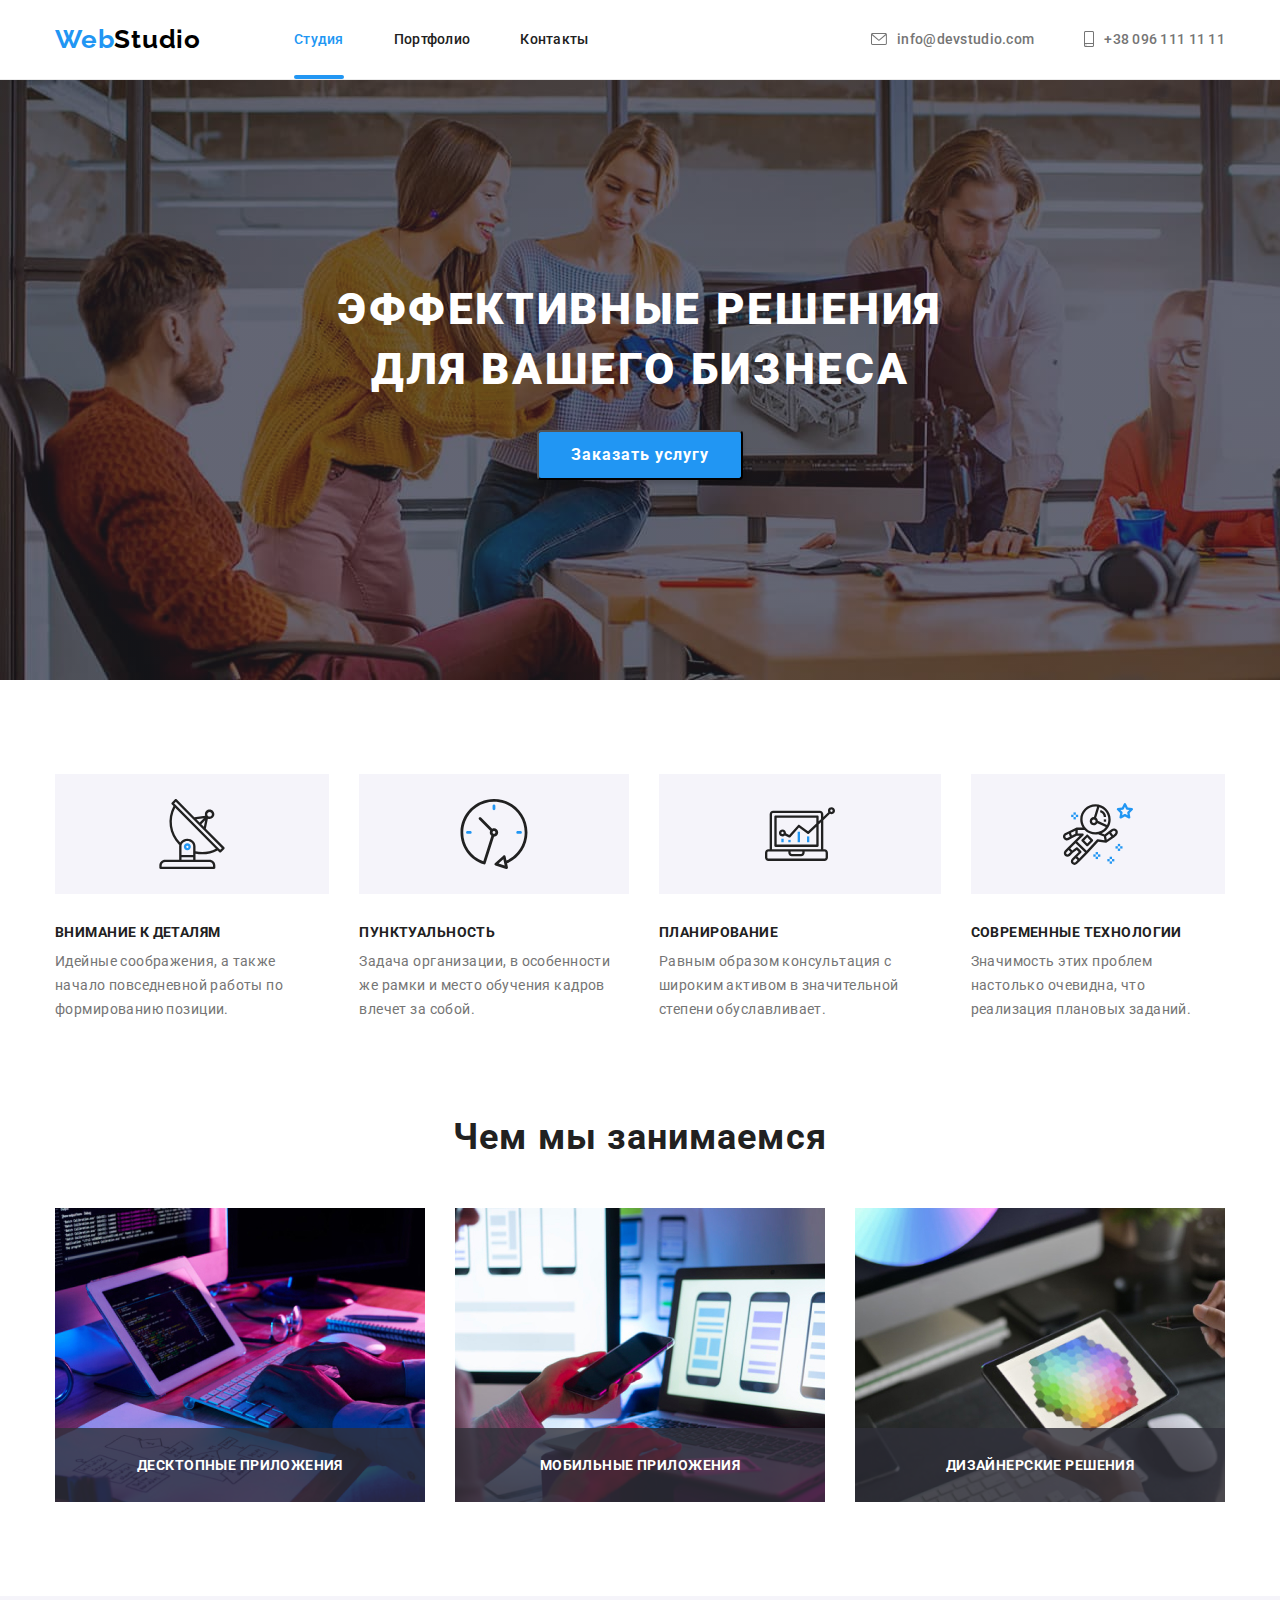
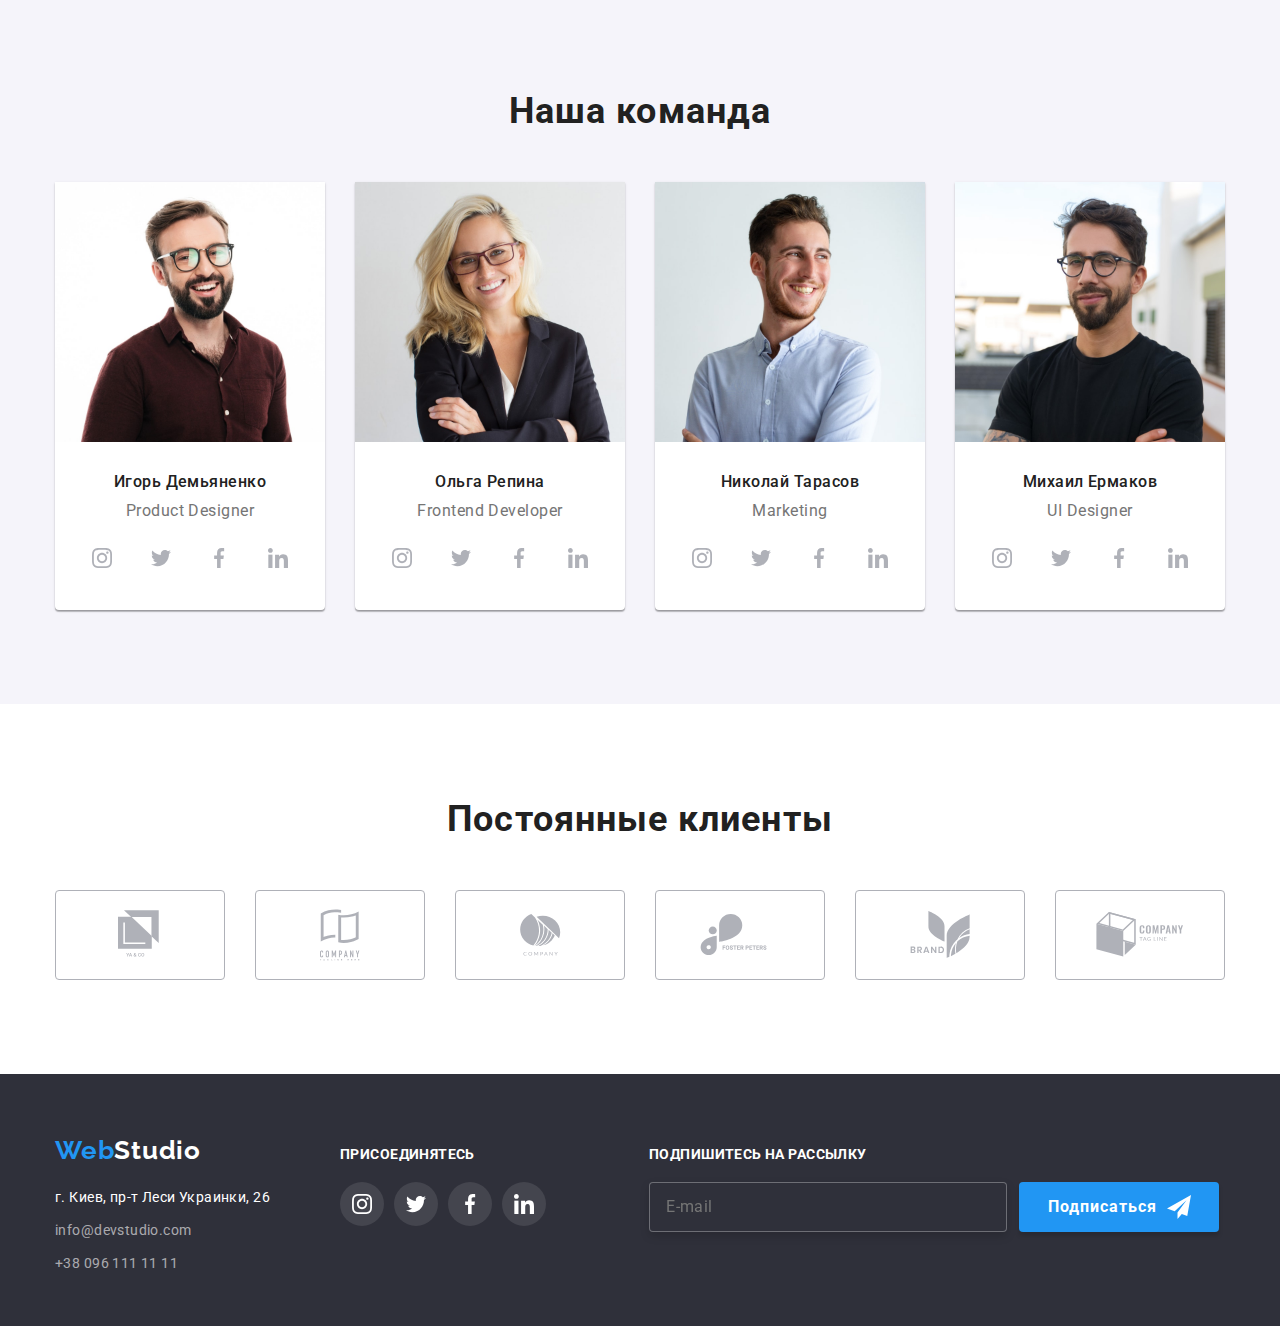
<file: index.html>
<!DOCTYPE html>
<html lang="ru">

<head>
    <meta charset="UTF-8" />
    <meta name="viewport" content="width=device-width, initial-scale=1.0" />
    <title>WebStudio</title>
    <link rel="stylesheet" href="https://cdnjs.cloudflare.com/ajax/libs/modern-normalize/1.0.0/modern-normalize.min.css">
    <link rel="preconnect" href="https://fonts.gstatic.com" />
    <link
        href="https://fonts.googleapis.com/css2?family=Raleway:wght@700&family=Roboto:wght@400;500;700;900&display=swap"
        rel="stylesheet" />
    <link rel="stylesheet" href="https://cdnjs.cloudflare.com/ajax/libs/animate.css/4.1.1/animate.min.css" />
    <link rel="stylesheet" href="./css/main.min.css" />
</head>

<body>
    <header class="header">
        <div class="container">
            <nav class="nav">
                <a class="logo link" href="" lang="en">
                    <span style="color: #2196f3">Web</span><span style="color: #000;">Studio</span>
                </a>
                <ul class="nav-list list">
                    <li class="nav-list-item">
                        <a class="nav-list-link link current" href="./index.html">Студия</a>
                    </li>
                    <li class="nav-list-item">
                        <a class="nav-list-link link" href="./portfolio.html">Портфолио</a>
                    </li>
                    <li class="nav-list-item">
                        <a class="nav-list-link link" href="#">Контакты</a>
                    </li>
                </ul>
            </nav>
            <ul class="address list">
                <li class="address-list-item"> 
                    <a class="header-mail link" href="mailto:info@devstudio.com">
                        <svg class="header-mail-icon">
                            <use href="./images/sprite.svg#icon-envelope"></use>
                        </svg>
                    info@devstudio.com</a>
                </li>
                <li class="address-list-item">
                    <a class="header-tel link" href="tel:+380961111111">
                        <svg class="header-tel-icon">
                            <use href="./images/sprite.svg#icon-smartphone"></use>
                        </svg>
                    +38 096 111 11 11</a>
                </li>
            </ul>
        </div>        
    </header>

    <main>

        <!-- Hero -->

        <section class="hero">
            <div class="container hero-list">
                <h1 class="hero-title">Эффективные решения для вашего бизнеса</h1>
                <button class="hero-button" type="button" data-modal-open>Заказать услугу</button>
            </div>      
        </section>

        <!-- About -->

        <section class="about">
            <div class="container">
                <h2 class="visually-hidden">Чем мы занимаемся</h2>
                <ul class="about-list list">
                    <li class="about-list-item icon-antenna">
                        <h3 class="about-title">Внимание к деталям</h3>
                        <p class="description">
                            Идейные соображения, а также начало повседневной работы по
                            формированию позиции.
                        </p>
                    </li>
                    <li class="about-list-item icon-clock">
                        <h3 class="about-title">Пунктуальность</h3>
                        <p class="description">
                            Задача организации, в особенности же рамки и место обучения кадров
                            влечет за собой.
                        </p>
                    </li>
                    <li class="about-list-item icon-diagram">
                        <h3 class="about-title">Планирование</h3>
                        <p class="description">
                            Равным образом консультация с широким активом в значительной
                            степени обуславливает.
                        </p>
                    </li>
                    <li class="about-list-item icon-astronaut">
                        <h3 class="about-title">Современные технологии</h3>
                        <p class="description">
                            Значимость этих проблем настолько очевидна, что реализация
                            плановых заданий.
                        </p>
                    </li>
                </ul>
            </div>          
        </section>

        <!-- About-img -->

        <section class="about-img section">
            <div class="container">
                <h2 class="title">Чем мы занимаемся</h2>
                <ul class="about-img-list list">
                    <li class="about-img-list-item">
                        <p class="about-img-overlay">Десктопные приложения</p>
                        <img class="about-img-list-img" src="./images/about-img/about-img-1.jpg" alt="Верстка на таблете" width="370"
                            height="294" />
                    </li>
                    <li class="about-img-list-item">
                        <p class="about-img-overlay">Мобильные приложения</p>
                        <img class="about-img-list-img" src="./images/about-img/about-img-2.jpg" alt="Инструкция для телефона" width="370"
                            height="294" />                                                                     
                    </li>
                    <li class="about-img-list-item">
                        <p class="about-img-overlay">Дизайнерские решения</p>
                        <img class="about-img-list-img" src="./images/about-img/about-img-3.jpg" alt="Выбор цвета на таблете" width="370"
                            height="294" />                                              
                    </li>
                </ul>     
            </div>            
        </section>

        <!-- Team -->

        <section class="team section">
            <div class="container">
                <h2 class="title">Наша команда</h2>
                <ul class="team-list list">
                    <li class="team-list-item">
                        <img class="team-list-img" src="./images/team/Team-img-1.jpg" alt="Игорь Демьяненко" width="270" height="260" />
                        <div class="team-list-wrapper">
                            <h3 class="team-list-title">Игорь Демьяненко</h3>
                            <p class="team-list-undertitle" lang="en">Product Designer</p>
                            <ul class="social-list list">
                                <li class="social-list-item">
                                    <a class="social-list-link" href="">
                                        <svg class="social-list-icon">
                                            <use href="./images/sprite.svg#icon-instagram"></use>
                                        </svg>
                                    </a>
                                </li>
                                <li class="social-list-item">
                                    <a class="social-list-link" href="">
                                        <svg class="social-list-icon">
                                            <use href="./images/sprite.svg#icon-twitter"></use>
                                        </svg>
                                    </a>
                                </li>
                                <li class="social-list-item">
                                    <a class="social-list-link" href="">
                                        <svg class="social-list-icon">
                                            <use href="./images/sprite.svg#icon-facebook"></use>
                                        </svg>
                                    </a>
                                </li>
                                <li class="social-list-item">
                                    <a class="social-list-link" href="">
                                        <svg class="social-list-icon">
                                            <use href="./images/sprite.svg#icon-linkedin"></use>
                                        </svg>
                                    </a>
                                </li>
                            </ul>
                        </div>                        
                    </li>
                    <li class="team-list-item">
                        <img class="team-list-img" src="./images/team/Team-img-2.jpg" alt="Ольга Репина" width="270" height="260" />
                        <div class="team-list-wrapper">
                            <h3 class="team-list-title">Ольга Репина</h3>
                            <p class="team-list-undertitle" lang="en">Frontend Developer</p>
                            <ul class="social-list list">
                                <li class="social-list-item">
                                    <a class="social-list-link" href="">
                                        <svg class="social-list-icon">
                                            <use href="./images/sprite.svg#icon-instagram"></use>
                                        </svg>
                                    </a>
                                </li>
                                <li class="social-list-item">
                                    <a class="social-list-link" href="">
                                        <svg class="social-list-icon">
                                            <use href="./images/sprite.svg#icon-twitter"></use>
                                        </svg>
                                    </a>
                                </li>
                                <li class="social-list-item">
                                    <a class="social-list-link" href="">
                                        <svg class="social-list-icon">
                                            <use href="./images/sprite.svg#icon-facebook"></use>
                                        </svg>
                                    </a>
                                </li>
                                <li class="social-list-item">
                                    <a class="social-list-link" href="">
                                        <svg class="social-list-icon">
                                            <use href="./images/sprite.svg#icon-linkedin"></use>
                                        </svg>
                                    </a>
                                </li>
                            </ul>
                        </div>                        
                    </li>
                    <li class="team-list-item">
                        <img class="team-list-img" src="./images/team/Team-img-3.jpg" alt="Николай Тарасов" width="270" height="260" />
                        <div class="team-list-wrapper">
                            <h3 class="team-list-title">Николай Тарасов</h3>
                            <p class="team-list-undertitle" lang="en">Marketing</p>
                            <ul class="social-list list">
                                <li class="social-list-item">
                                    <a class="social-list-link" href="">
                                        <svg class="social-list-icon">
                                            <use href="./images/sprite.svg#icon-instagram"></use>
                                        </svg>
                                    </a>
                                </li>
                                <li class="social-list-item">
                                    <a class="social-list-link" href="">
                                        <svg class="social-list-icon">
                                            <use href="./images/sprite.svg#icon-twitter"></use>
                                        </svg>
                                    </a>
                                </li>
                                <li class="social-list-item">
                                    <a class="social-list-link" href="">
                                        <svg class="social-list-icon">
                                            <use href="./images/sprite.svg#icon-facebook"></use>
                                        </svg>
                                    </a>
                                </li>
                                <li class="social-list-item">
                                    <a class="social-list-link" href="">
                                        <svg class="social-list-icon">
                                            <use href="./images/sprite.svg#icon-linkedin"></use>
                                        </svg>
                                    </a>
                                </li>
                            </ul>
                        </div>                        
                    </li>
                    <li class="team-list-item">
                        <img class="team-list-img" src="./images/team/Team-img-4.jpg" alt="Михаил Ермаков" width="270" height="260" />
                        <div class="team-list-wrapper">
                            <h3 class="team-list-title">Михаил Ермаков</h3>
                            <p class="team-list-undertitle" lang="en">UI Designer</p>
                            <ul class="social-list list">
                                <li class="social-list-item">
                                    <a class="social-list-link" href="">
                                        <svg class="social-list-icon">
                                            <use href="./images/sprite.svg#icon-instagram"></use>
                                        </svg>
                                    </a>
                                </li>
                                <li class="social-list-item">
                                    <a class="social-list-link" href="">
                                        <svg class="social-list-icon">
                                            <use href="./images/sprite.svg#icon-twitter"></use>
                                        </svg>
                                    </a>
                                </li>
                                <li class="social-list-item">
                                    <a class="social-list-link" href="">
                                        <svg class="social-list-icon">
                                            <use href="./images/sprite.svg#icon-facebook"></use>
                                        </svg>
                                    </a>
                                </li>
                                <li class="social-list-item">
                                    <a class="social-list-link" href="">
                                        <svg class="social-list-icon">
                                            <use href="./images/sprite.svg#icon-linkedin"></use>
                                        </svg>
                                    </a>
                                </li>
                            </ul>
                        </div>                        
                    </li>
                </ul>
            </div>            
        </section>

        <!-- Clients -->
        
        <section class="clients section">
            <div class="container">
                <h2 class="title">Постоянные клиенты</h2>
                <ul class="client-list list">
                    <li class="client-list-item">
                        <a class="client-list-link" href="">
                            <svg class="client-list-icon logo-1">
                                <use href="./images/sprite.svg#icon-logo-1"></use>
                            </svg>
                        </a>
                    </li>
                    <li class="client-list-item">
                        <a class="client-list-link" href="">
                            <svg class="client-list-icon logo-2">
                                <use href="./images/sprite.svg#icon-logo-2"></use>
                            </svg>
                        </a>
                    </li>
                    <li class="client-list-item">
                        <a class="client-list-link" href="">
                            <svg class="client-list-icon logo-3">
                                <use href="./images/sprite.svg#icon-logo-3"></use>
                            </svg>
                        </a>
                    </li>
                    <li class="client-list-item">
                        <a class="client-list-link" href="">
                            <svg class="client-list-icon logo-4">
                                <use href="./images/sprite.svg#icon-logo-4"></use>
                            </svg>
                        </a>
                    </li>
                    <li class="client-list-item">
                        <a class="client-list-link" href="">
                            <svg class="client-list-icon logo-5">
                                <use href="./images/sprite.svg#icon-logo-5"></use>
                            </svg>
                        </a>
                    </li>
                    <li class="client-list-item">
                        <a class="client-list-link" href="">
                            <svg class="client-list-icon logo-6">
                                <use href="./images/sprite.svg#icon-logo-6"></use>
                            </svg>
                        </a>
                    </li>
                </ul>
            </div>
        </section>
    </main>

    <footer class="footer">
        <div class="container footer-container">
            <div class="footer-list">
                <a class="logo link" href="" lang="en">
                    <span style="color: #2196f3">Web</span><span style="color: #FFFFFF;">Studio</span>
                </a>
                <address class="address">
                    <ul class="footer-address-list list">
                        <li class="footer-address-list-item">
                            <a class="footer-maps link" href="https://goo.gl/maps/vr6gKgK28h6Q88zH9" target="_blank">г. Киев, пр-т
                                Леси Украинки, 26</a>
                        </li>
                        <li class="footer-address-list-item">
                            <a class="footer-link link" href="mailto:info@devstudio.com">info@devstudio.com</a>
                        </li>
                        <li class="footer-address-list-item">
                            <a class="footer-tel link" href="tel:+380961111111">+38 096 111 11 11</a>
                        </li>
                    </ul>
                </address>
            </div>            
            <div class="footer-list">
                <p class="footer-undertitle">ПРИСОЕДИНЯТЕСЬ</p>
                <ul class="social-list list">
                    <li class="social-list-item">
                        <a class="footer-social-list-link" href="">
                            <svg class="footer-social-list-icon">
                                <use href="./images/sprite.svg#icon-instagram"></use>
                            </svg>
                        </a>
                    </li>
                    <li class="social-list-item">
                        <a class="footer-social-list-link" href="">
                            <svg class="footer-social-list-icon">
                                <use href="./images/sprite.svg#icon-twitter"></use>
                            </svg>
                        </a>
                    </li>
                    <li class="social-list-item">
                        <a class="footer-social-list-link" href="">
                            <svg class="footer-social-list-icon">
                                <use href="./images/sprite.svg#icon-facebook"></use>
                            </svg>
                        </a>
                    </li>
                    <li class="social-list-item">
                        <a class="footer-social-list-link" href="">
                            <svg class="footer-social-list-icon">
                                <use href="./images/sprite.svg#icon-linkedin"></use>
                            </svg>
                        </a>
                    </li>
                </ul>
            </div>
            <div class="footer-subscribe">
                <p class="footer-undertitle">Подпишитесь на рассылку</p>
                <form action="#" class="footer-form">
                    <input type="email" class="footer-form-input" name="footer-email" placeholder="E-mail">
                    <button type="submit" class="footer-form-button">Подписаться
                        <svg class="footer-icon">
                            <use href="./images/sprite.svg#icon-send"></use>
                        </svg>
                    </button>
                </form>
            </div>
        </div>        
    </footer>

    <div class="backdrop is-hidden" data-modal>
        <div class="modal">
            <button type="button" class="close-button" data-modal-close>
                <svg class="close-button-icon">
                    <use href="./images/sprite.svg#icon-close-black-18dp"></use>
                </svg>
            </button>
            <form action="#" class="modal-form">
                <p class="modal-title">Оставьте свои данные, мы вам перезвоним</p>
                <label  class="modal-form-field">
                    <p class="modal-undertitle">Имя</p> 
                    <span class="modal-form-input-wrapper">
                        <input type="text" name="user-name" class="modal-form-input">
                        <svg class="modal-form-icon">
                            <use href="./images/sprite.svg#icon-person"></use>
                        </svg>
                    </span>                    
                </label>
                <label  class="modal-form-field">
                    <p class="modal-undertitle">Телефон</p> 
                    <span class="modal-form-input-wrapper">
                        <input type="tel" name="user-tel" class="modal-form-input">
                        <svg class="modal-form-icon">
                            <use href="./images/sprite.svg#icon-phone"></use>
                        </svg>
                    </span>                    
                </label>
                <label  class="modal-form-field">
                    <p class="modal-undertitle">Почта</p> 
                    <span class="modal-form-input-wrapper">
                        <input type="email" name="user-email" class="modal-form-input">
                        <svg class="modal-form-icon">
                            <use href="./images/sprite.svg#icon-email"></use>
                        </svg>
                    </span>                    
                </label>
                <label  class="modal-form-field">
                    <p class="modal-undertitle">Комметарий</p> 
                    <textarea class="modal-form-message" name="user-message" placeholder="Введите текст"></textarea>                  
                </label>
                <input id="user-policy" type="checkbox" name="user-policy" value="accept-policy" class="modal-form-policy visually-hidden">
                <label for="user-policy" class="modal-form-policy-text">Соглашаюсь с рассылкой и принимаю <a href="">Условия договора</a></label>
                <button type="submit" class="modal-form-button">Отправить</button>
            </form>
        </div>
    </div>    
    <script src="./js/modal.js"></script>
</body>

</html>
</file>
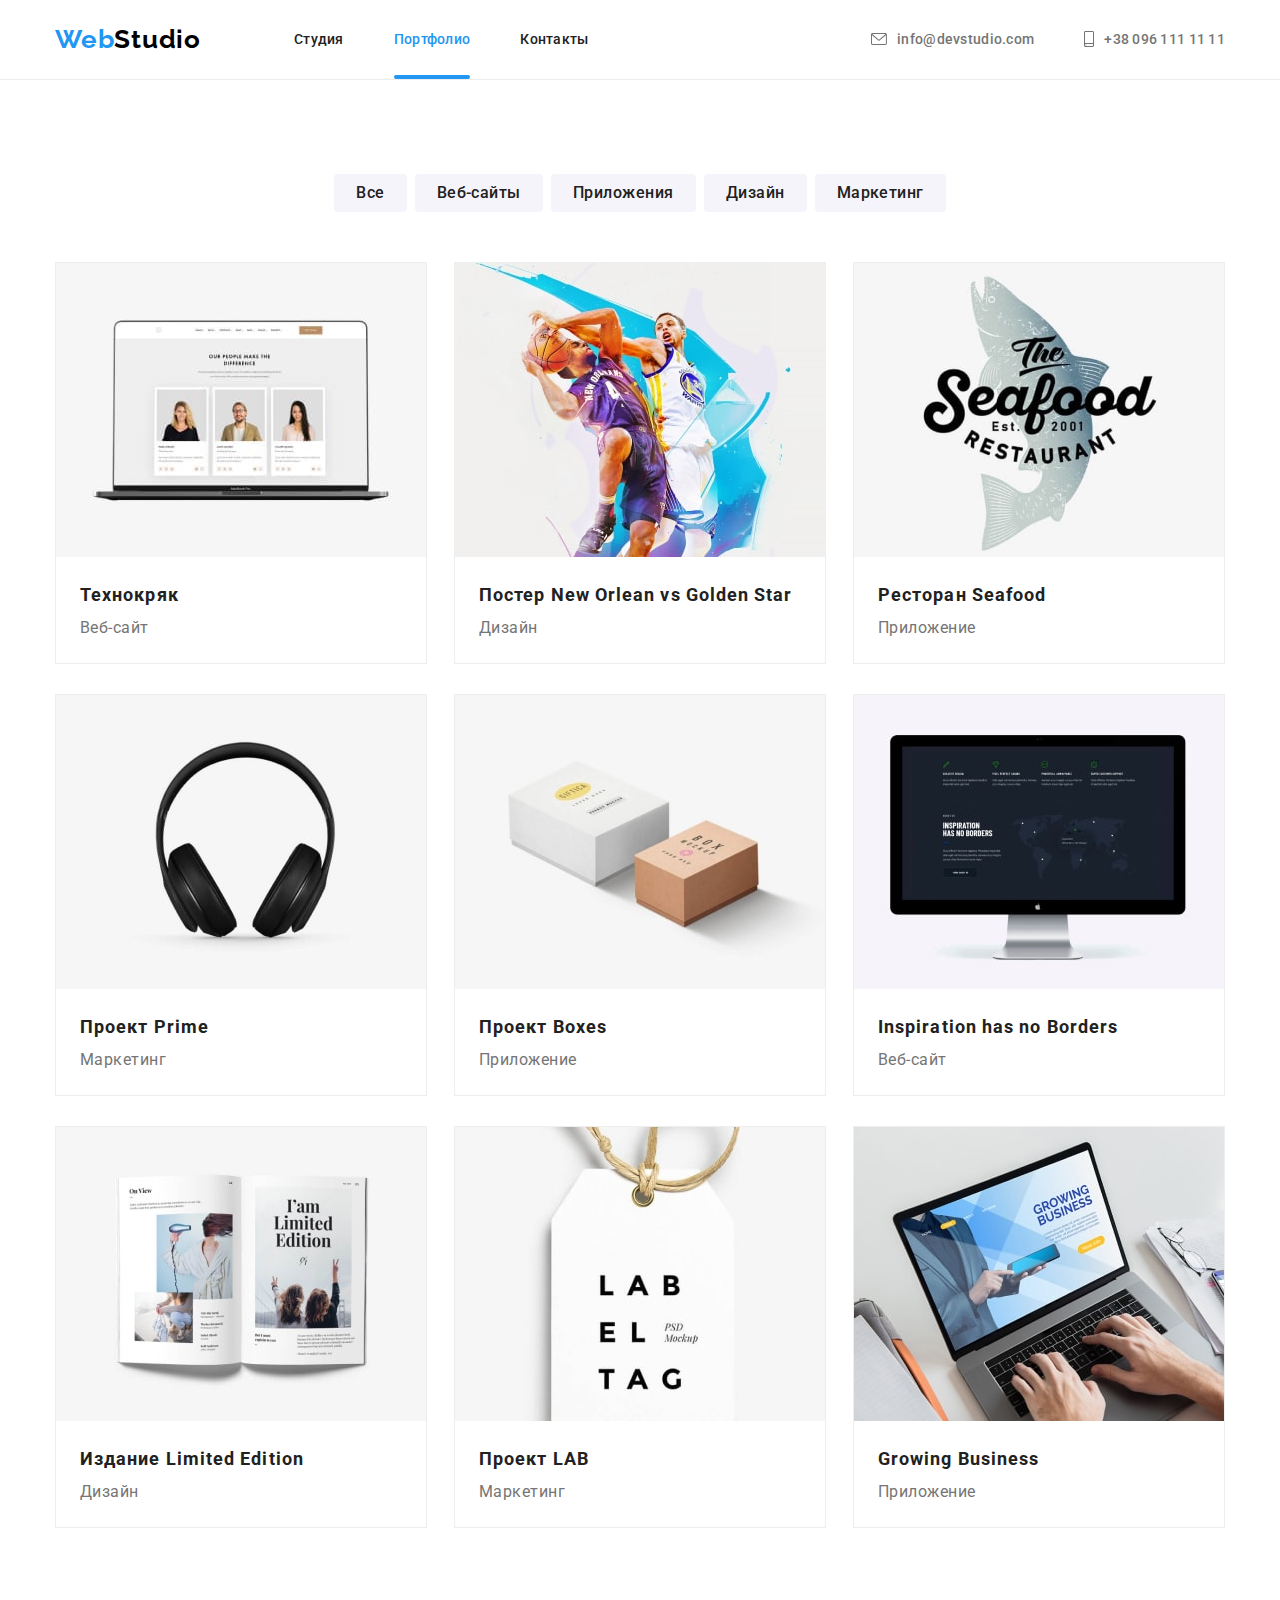
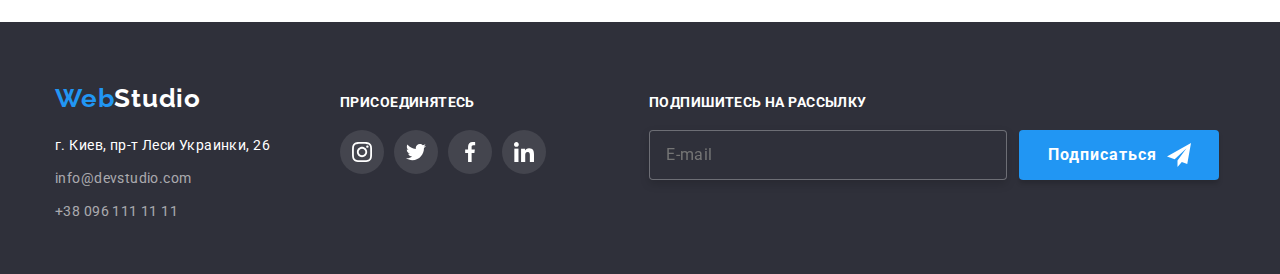
<file: portfolio.html>
<!DOCTYPE html>
<html lang="ru">

<head>
    <meta charset="UTF-8" />
    <meta name="viewport" content="width=device-width, initial-scale=1.0" />
    <title>WebStudio</title>
    <link rel="stylesheet" href="https://cdnjs.cloudflare.com/ajax/libs/modern-normalize/1.0.0/modern-normalize.min.css" />
    <link rel="preconnect" href="https://fonts.gstatic.com" />
    <link
        href="https://fonts.googleapis.com/css2?family=Raleway:wght@700&family=Roboto:wght@400;500;700;900&display=swap"
        rel="stylesheet" />
    <link rel="stylesheet" href="./css/main.min.css" />
</head>

<body>
    <header class="header">
        <div class="container">
            <nav class="nav">
                <a class="logo link" href="" lang="en">
                    <span style="color: #2196f3">Web</span><span style="color: #000;">Studio</span>
                </a>
                <ul class="nav-list list">
                    <li class="nav-list-item">
                        <a class="nav-list-link link" href="./index.html">Студия</a>
                    </li>
                    <li class="nav-list-item">
                        <a class="nav-list-link link current" href="./portfolio.html">Портфолио</a>
                    </li>
                    <li class="nav-list-item">
                        <a class="nav-list-link link" href="#">Контакты</a>
                    </li>
                </ul>
            </nav>
            <ul class="address list">
                <li class="address-list-item">
                    <a class="header-mail link" href="mailto:info@devstudio.com">
                        <svg class="header-mail-icon">
                            <use href="./images/sprite.svg#icon-envelope"></use>
                        </svg>
                        info@devstudio.com</a>
                </li>
                <li class="address-list-item">
                    <a class="header-tel link" href="tel:+380961111111">
                        <svg class="header-tel-icon">
                            <use href="./images/sprite.svg#icon-smartphone"></use>
                        </svg>
                        +38 096 111 11 11</a>
                </li>
            </ul>
        </div>
    </header>

    <main>
        <section class="portfolio section">
            <div class="container">
                <h1 class="visually-hidden">portfolio</h1>
                <ul class="portfolio-button-list list">
                    <li class="portfolio-button-list-item"><button class="portfolio-button" type="button">Все</button></li>
                    <li class="portfolio-button-list-item"><button class="portfolio-button" type="button">Веб-сайты</button></li>
                    <li class="portfolio-button-list-item"><button class="portfolio-button" type="button">Приложения</button></li>
                    <li class="portfolio-button-list-item"><button class="portfolio-button" type="button">Дизайн</button></li>
                    <li class="portfolio-button-list-item"><button class="portfolio-button" type="button">Маркетинг</button></li>
                </ul>
                <!-- ul>li*9>a>img+h2+p -->
                <ul class="portfolio-list list">
                    <li class="portfolio-list-item">
                        <a class="portfolio-list-link link" href="#">
                            <div class="portfolio-list-img-wrapper">
                                <img src="./images/portfolio/portfolio-img-1.jpg" alt="Лептоп">
                                <p class="overlay">
                                    Технокряк это современная площадка распространения коронавируса. Компании используют эту платформу для цифрового
                                    шпионажа и атак на защищённые сервера конкурентов.
                                </p>
                            </div>
                            <div class="portfolio-list-wrapper">
                                <h2 class="portfolio-list-title">Технокряк</h2>
                                <p class="portfolio-list-text">Веб-сайт</p>
                            </div>                          
                        </a>
                    </li>
                    <li class="portfolio-list-item">
                        <a class="portfolio-list-link link" href="#">
                            <div class="portfolio-list-img-wrapper">
                                <img src="./images/portfolio/portfolio-img-2.jpg" alt="Баскетбольный постер">
                                <p class="overlay">
                                    Технокряк это современная площадка распространения коронавируса. Компании используют эту платформу для цифрового
                                    шпионажа и атак на защищённые сервера конкурентов.
                                </p>
                            </div>
                            <div class="portfolio-list-wrapper">
                                <h2 class="portfolio-list-title">Постер New Orlean vs Golden Star</h2>
                                <p class="portfolio-list-text">Дизайн</p>
                            </div>                            
                        </a>
                    </li>
                    <li class="portfolio-list-item">                       
                        <a class="portfolio-list-link link" href="#">
                            <div class="portfolio-list-img-wrapper">
                                <img src="./images/portfolio/portfolio-img-3.jpg" alt="Логотип ресторана">
                                <p class="overlay">
                                    Технокряк это современная площадка распространения коронавируса. Компании используют эту платформу для цифрового
                                    шпионажа и атак на защищённые сервера конкурентов.
                                </p>
                            </div>
                            <div class="portfolio-list-wrapper">
                                <h2 class="portfolio-list-title">Ресторан Seafood</h2>
                                <p class="portfolio-list-text">Приложение</p>
                            </div>                           
                        </a>
                    </li>
                    <li class="portfolio-list-item">
                        <a class="portfolio-list-link link" href="#">
                            <div class="portfolio-list-img-wrapper">
                                <img src="./images/portfolio/portfolio-img-4.jpg" alt="Наушники">
                                <p class="overlay">
                                    Технокряк это современная площадка распространения коронавируса. Компании используют эту платформу для цифрового
                                    шпионажа и атак на защищённые сервера конкурентов.
                                </p>
                            </div>
                            <div class="portfolio-list-wrapper">
                                <h2 class="portfolio-list-title">Проект Prime</h2>
                                <p class="portfolio-list-text">Маркетинг</p>
                            </div>                            
                        </a>
                    </li>
                    <li class="portfolio-list-item">
                        <a class="portfolio-list-link link" href="#">
                            <div class="portfolio-list-img-wrapper">
                                <img src="./images/portfolio/portfolio-img-5.jpg" alt="Коробки">
                                <p class="overlay">
                                    Технокряк это современная площадка распространения коронавируса. Компании используют эту платформу для цифрового
                                    шпионажа и атак на защищённые сервера конкурентов.
                                </p>
                            </div>
                            <div class="portfolio-list-wrapper">
                                <h2 class="portfolio-list-title">Проект Boxes</h2>
                                <p class="portfolio-list-text">Приложение</p>
                            </div>                            
                        </a>
                    </li>
                    <li class="portfolio-list-item">
                        <a class="portfolio-list-link link" href="#">
                            <div class="portfolio-list-img-wrapper">
                                <img src="./images/portfolio/portfolio-img-6.jpg" alt="Монитор">
                                <p class="overlay">
                                    Технокряк это современная площадка распространения коронавируса. Компании используют эту платформу для цифрового
                                    шпионажа и атак на защищённые сервера конкурентов.
                                </p>
                            </div>
                            <div class="portfolio-list-wrapper">
                                <h2 class="portfolio-list-title">Inspiration has no Borders</h2>
                                <p class="portfolio-list-text">Веб-сайт</p>
                            </div>                            
                        </a>
                    </li>
                    <li class="portfolio-list-item">
                        <a class="portfolio-list-link link" href="#">
                            <div class="portfolio-list-img-wrapper">
                                <img src="./images/portfolio/portfolio-img-7.jpg" alt="Книга">
                                <p class="overlay">
                                    Технокряк это современная площадка распространения коронавируса. Компании используют эту платформу для цифрового
                                    шпионажа и атак на защищённые сервера конкурентов.
                                </p>
                            </div>
                            <div class="portfolio-list-wrapper">
                                <h2 class="portfolio-list-title">Издание Limited Edition</h2>
                                <p class="portfolio-list-text">Дизайн</p>
                            </div>                            
                        </a>
                    </li>
                    <li class="portfolio-list-item">
                        <a class="portfolio-list-link link" href="#">
                            <div class="portfolio-list-img-wrapper">
                                <img src="./images/portfolio/portfolio-img-8.jpg" alt="Этикетка">
                                <p class="overlay">
                                    Технокряк это современная площадка распространения коронавируса. Компании используют эту платформу для цифрового
                                    шпионажа и атак на защищённые сервера конкурентов.
                                </p>
                            </div>
                            <div class="portfolio-list-wrapper">
                                <h2 class="portfolio-list-title">Проект LAB</h2>
                                <p class="portfolio-list-text">Маркетинг</p>
                            </div>                            
                        </a>
                    </li>
                    <li class="portfolio-list-item">
                        <a class="portfolio-list-link link" href="#">
                            <div class="portfolio-list-img-wrapper">
                                <img src="./images/portfolio/portfolio-img-9.jpg" alt="Работа за лептопом">
                                <p class="overlay">
                                    Технокряк это современная площадка распространения коронавируса. Компании используют эту платформу для цифрового
                                    шпионажа и атак на защищённые сервера конкурентов.
                                </p>
                            </div>                            
                            <div class="portfolio-list-wrapper">
                                <h2 class="portfolio-list-title">Growing Business</h2>
                                <p class="portfolio-list-text">Приложение</p>
                            </div>                            
                        </a>
                    </li>
                </ul>
            </div>
        </section>              
    </main>

    <footer class="footer">
        <div class="container footer-container">
            <div class="footer-list">
                <a class="logo link" href="" lang="en">
                    <span style="color: #2196f3">Web</span><span style="color: #FFFFFF;">Studio</span>
                </a>
                <address class="address">
                    <ul class="footer-address-list list">
                        <li class="footer-address-list-item">
                            <a class="footer-maps link" href="https://goo.gl/maps/vr6gKgK28h6Q88zH9" target="_blank">г.
                                Киев, пр-т
                                Леси Украинки, 26</a>
                        </li>
                        <li class="footer-address-list-item">
                            <a class="footer-link link" href="mailto:info@devstudio.com">info@devstudio.com</a>
                        </li>
                        <li class="footer-address-list-item">
                            <a class="footer-tel link" href="tel:+380961111111">+38 096 111 11 11</a>
                        </li>
                    </ul>
                </address>
            </div>
            <div class="footer-list">
                <p class="footer-undertitle">ПРИСОЕДИНЯТЕСЬ</p>
                <ul class="social-list list">
                    <li class="social-list-item">
                        <a class="footer-social-list-link" href="">
                            <svg class="footer-social-list-icon">
                                <use href="./images/sprite.svg#icon-instagram"></use>
                            </svg>
                        </a>
                    </li>
                    <li class="social-list-item">
                        <a class="footer-social-list-link" href="">
                            <svg class="footer-social-list-icon">
                                <use href="./images/sprite.svg#icon-twitter"></use>
                            </svg>
                        </a>
                    </li>
                    <li class="social-list-item">
                        <a class="footer-social-list-link" href="">
                            <svg class="footer-social-list-icon">
                                <use href="./images/sprite.svg#icon-facebook"></use>
                            </svg>
                        </a>
                    </li>
                    <li class="social-list-item">
                        <a class="footer-social-list-link" href="">
                            <svg class="footer-social-list-icon">
                                <use href="./images/sprite.svg#icon-linkedin"></use>
                            </svg>
                        </a>
                    </li>
                </ul>
            </div>
            <div class="footer-subscribe">
                <p class="footer-undertitle">Подпишитесь на рассылку</p>
                <form action="#" class="footer-form">
                    <input type="email" class="footer-form-input" name="footer-email" placeholder="E-mail">
                    <button type="submit" class="footer-form-button">Подписаться
                        <svg class="footer-icon">
                            <use href="./images/sprite.svg#icon-send"></use>
                        </svg>
                    </button>
                </form>
            </div>
        </div>
    </footer>
</body>

</html>
</file>
<file: css/main.min.css>
.visually-hidden{position:absolute;width:1px;height:1px;margin:-1px;border:0;padding:0;white-space:nowrap;clip-path:inset(100%);clip:rect(0 0 0 0);overflow:hidden}:root{--main-font: 'Roboto', sans-serif;--secondary-font: 'Raleway', sans-serif;--accent-color: #2196f3;--main-text-color: #212121;--secondary-text-color: #000000;--link-color: #757575;--white-color: #ffffff;--icon-color: #afb1b8;--timing-function: cubic-bezier(0.4, 0, 0.2, 1)}body{font-family:var(--main-font)}.link{text-decoration:none}.list{list-style:none}h1,h2,h3,h4,h5,h6{margin:0}ul{padding:0;margin:0}img{display:block}p{margin:0}.container{width:1200px;padding:0 15px;margin:auto}.section{padding:94px 0px}.backdrop{position:fixed;left:0;top:0;width:100%;height:100%;background-color:rgba(0,0,0,0.1);transition:250ms var(--timing-function)}.modal{position:absolute;top:50%;left:50%;transform:translate(-50%, -50%) scale(1);width:528px;min-height:581px;background-color:var(--white-color);border-radius:4px;box-shadow:0px 1px 3px rgba(0,0,0,0.12),0px 1px 1px rgba(0,0,0,0.14),0px 2px 1px rgba(0,0,0,0.2);padding:40px;transition:transform 250ms var(--timing-function)}.backdrop.is-hidden .modal{transform:translate(-50%, -50%) scale(0)}.close-button{position:absolute;top:8px;right:8px;display:flex;justify-content:center;align-items:center;width:30px;height:30px;cursor:pointer;border:1px solid rgba(0,0,0,0.1);border-radius:50%;background-color:var(--white-color)}.close-button-icon{width:18px;height:18px;fill:var(--secondary-text-color)}.close-button-icon:hover{fill:var(--accent-color)}.is-hidden{opacity:0;visibility:hidden;pointer-events:none}.modal-title{font-weight:700;font-size:20px;line-height:1.15;text-align:center;letter-spacing:0.03em;color:var(--main-text-color);margin-bottom:12px}.modal-undertitle{font-weight:400;font-size:12px;line-height:1.167;letter-spacing:0.01em;color:var(--link-color)}.modal-form{display:flex;flex-direction:column}.modal-form-input-wrapper{position:relative;display:block;margin-top:4px;margin-bottom:10px}.modal-form-input{width:100%;height:40px;border-radius:4px;border:1px solid rgba(33,33,33,0.2);padding-left:42px;transition:border-color 250ms var(--timing-function)}.modal-form-input:focus{outline:none;border-color:var(--accent-color)}.modal-form-icon{position:absolute;top:50%;left:12px;transform:translateY(-50%);display:block;width:18px;height:18px;transition:fill 250ms var(--timing-function)}.modal-form-input:focus+.modal-form-icon{fill:var(--accent-color)}.modal-form-message{font-weight:400;font-size:14px;line-height:1.143;letter-spacing:0.01em;width:100%;height:120px;border-radius:4px;border:1px solid rgba(33,33,33,0.2);padding:12px 16px;margin-top:4px;resize:none;transition:border-color 250ms var(--timing-function)}.modal-form-message::placeholder{color:rgba(117,117,117,0.5)}.modal-form-message:focus{outline:none;border-color:var(--accent-color)}.modal-form-policy-text{display:flex;text-align:center;align-items:center;font-weight:normal;font-size:14px;line-height:1.71;letter-spacing:0.03em;margin-bottom:30px;margin-top:20px;color:var(--link-color)}.modal-form-policy-text::before{content:'';display:inline-block;width:16px;height:15px;border:2px solid var(--main-text-color);border-radius:2px;margin-right:9px}.modal-form-policy:checked+.modal-form-policy-text::before{background-color:var(--accent-color);background-image:url(../images/modal/vector.svg);background-position:center;background-repeat:no-repeat;border-color:var(--accent-color)}.modal-form-button{width:200px;height:50px;background:var(--accent-color);box-shadow:0px 4px 4px rgba(0,0,0,0.15);border-radius:4px;font-weight:700;font-size:16px;line-height:1.875;display:block;text-align:center;align-items:center;letter-spacing:0.06em;cursor:pointer;margin:auto;color:var(--white-color);outline:none}.header{padding-top:24px;padding-bottom:24px;border-bottom:1px solid #ececec}.header .container{display:flex;align-items:center}.header .logo{margin-right:93px}.header .address{margin-left:auto}.nav-list-item:not(:last-child),.address-list-item:not(:last-child){margin-right:50px}.nav{display:flex;align-items:center}.logo{font-family:var(--secondary-font);font-weight:700;font-size:26px;line-height:1.192;letter-spacing:0.03em}.header-mail,.header-tel{display:flex;font-weight:500;font-size:14px;line-height:1.143;letter-spacing:0.02em;color:var(--link-color);align-items:center;transition:color 250ms var(--timing-function)}.header-mail-icon{margin-right:10px;width:16px;height:12px;fill:var(--link-color);transition:fill 250ms var(--timing-function)}.header-tel-icon{margin-right:10px;width:10px;height:16px;fill:var(--link-color);transition:fill 250ms var(--timing-function)}.nav-list{display:flex;color:var(--main-text-color)}.nav-list-link{font-weight:500;font-size:14px;line-height:1.143;letter-spacing:0.02em;color:var(--main-text-color);display:block;position:relative;transition:color 250ms var(--timing-function)}.nav-list-link::after{content:'';position:absolute;left:0;bottom:-32px;width:100%;height:4px;border-radius:2px;background-color:var(--accent-color);transform:scaleX(0)}.nav-list-link.current{color:var(--accent-color)}.nav-list-link.current::after{transform:scaleX(1)}.address{display:flex;color:var(--link-color)}.nav-list-link:hover,.nav-list-link:focus,.header-mail:hover .header-mail-icon,.header-mail:focus .header-mail-icon,.header-tel:hover .header-tel-icon,.header-tel:focus .header-tel-icon,.header-mail:hover,.header-mail:focus,.header-tel:hover,.header-tel:focus{color:var(--accent-color);fill:var(--accent-color)}.hero{background-color:#2f303a;background-image:linear-gradient(to right, rgba(47,48,58,0.4), rgba(47,48,58,0.4)),url(../images/hero/hero.jpg);background-repeat:no-repeat;background-size:cover}.hero-list{padding-top:200px;padding-bottom:200px;display:flex;flex-direction:column;align-items:center;text-align:center}.hero-title{font-weight:900;font-size:44px;line-height:1.3636;letter-spacing:0.06em;text-transform:uppercase;margin-bottom:30px;width:696px;color:var(--white-color)}.hero-button{min-width:200px;height:50px;background:var(--accent-color);box-shadow:0px 4px 4px rgba(0,0,0,0.15);border-radius:4px;font-weight:700;font-size:16px;line-height:1.875;display:flex;text-align:center;align-items:center;letter-spacing:0.06em;cursor:pointer;padding:10px 32px;margin:auto;color:var(--white-color)}.about{padding-top:94px}.about-list{display:flex}.about-list-item:not(:last-child){margin-right:30px}.about-list-item::before{content:'';display:block;height:120px;background-position:center;background-repeat:no-repeat;background-color:#f5f4fa;margin-bottom:30px}.icon-antenna::before{background-image:url(../images/about/antenna.svg)}.icon-clock::before{background-image:url(../images/about/clock.svg)}.icon-diagram::before{background-image:url(../images/about/diagram.svg)}.icon-astronaut::before{background-image:url(../images/about/astronaut.svg)}.about-title{font-weight:700;font-size:14px;line-height:1.143;letter-spacing:0.03em;text-transform:uppercase;color:var(--main-text-color);margin-bottom:10px}.description{font-weight:400;font-size:14px;line-height:1.714;letter-spacing:0.03em;color:var(--link-color)}.about-img-list{display:flex}.title{font-weight:700;font-size:36px;line-height:1.167;text-align:center;letter-spacing:0.03em;color:var(--main-text-color);margin-bottom:50px}.about-img-list-item{position:relative}.about-img-list-item:not(:last-child){margin-right:30px}.about-img-overlay{font-weight:700;font-size:14px;line-height:1.143;text-align:center;letter-spacing:0.03em;text-transform:uppercase;color:var(--white-color);position:absolute;align-items:center;display:flex;justify-content:center;bottom:0;width:100%;height:25%;background-color:rgba(47,48,58,0.8)}.team{background-color:#f5f4fa}.team-list{display:flex}.team-list-wrapper{padding:30px 10px}.team-list-title{font-weight:500;font-size:16px;line-height:1.1875;text-align:center;letter-spacing:0.03em;color:var(--main-text-color);margin-bottom:10px}.team-list-undertitle{font-weight:400;font-size:16px;line-height:1.1875;text-align:center;letter-spacing:0.03em;color:var(--link-color);margin-bottom:16px}.team-list-item{box-shadow:0px 1px 3px rgba(0,0,0,0.12),0px 1px 1px rgba(0,0,0,0.14),0px 2px 1px rgba(0,0,0,0.2);border-radius:0px 0px 4px 4px;background-color:var(--white-color)}.team-list-item:not(:last-child){margin-right:30px}.social-list{display:flex;justify-content:space-evenly}.social-list-link{display:flex;justify-content:center;align-items:center;width:44px;height:44px;border-radius:50%;background-color:var(--white-color);transition:background-color 250ms var(--timing-function)}.social-list-link:hover,.social-list-link:focus{background-color:var(--accent-color)}.social-list-icon{width:20px;height:20px;fill:var(--icon-color);transition:fill 250ms var(--timing-function)}.social-list-link:hover .social-list-icon,.social-list-link:focus .social-list-icon{fill:var(--white-color)}.client-list{display:flex;justify-content:space-between}.client-list-link{display:flex;justify-content:center;align-items:center;width:170px;height:90px;border:1px solid var(--icon-color);box-sizing:border-box;border-radius:4px;background-color:var(--white-color);transition:border 250ms var(--timing-function)}.client-list-link:hover,.client-list-link:focus{border-color:var(--accent-color)}.client-list-icon{fill:var(--icon-color);transition:fill 250ms var(--timing-function)}.client-list-link:hover .client-list-icon,.client-list-link:focus .client-list-icon{fill:var(--accent-color)}.logo-1{width:45px;height:50px}.logo-2{width:40px;height:52px}.logo-3{width:41px;height:42px}.logo-4{width:80px;height:42px}.logo-5{width:60px;height:47px}.logo-6{width:88px;height:45px}.footer{background-color:#2f303a}.footer-icon{fill:var(--white-color);width:24px;height:24px;margin-left:10px}.footer-container{display:flex;align-items:baseline}.footer-list{display:flex;flex-direction:column}.footer-address-list-item{flex-direction:column;display:flex;font-style:normal}.footer-maps{font-weight:400;font-size:14px;line-height:1.714;letter-spacing:0.03em;color:var(--white-color);margin-top:20px;transition:color 250ms var(--timing-function)}.footer-link{margin-top:9px;margin-bottom:9px}.footer-link,.footer-tel{font-weight:normal;font-size:14px;line-height:1.714;letter-spacing:0.03em;color:rgba(255,255,255,0.6);transition:color 250ms var(--timing-function)}.footer-link:hover,.footer-link:focus,.footer-tel:hover,.footer-tel.focus,.footer-maps:hover,.footer-maps.focus{color:var(--accent-color)}.footer-address-list{margin-right:70px}.footer-undertitle{font-weight:700;font-size:14px;line-height:1.143;letter-spacing:0.03em;text-transform:uppercase;color:var(--white-color);margin-bottom:20px}.footer-social-list-link{display:flex;justify-content:center;align-items:center;width:44px;height:44px;border-radius:50%;background-color:rgba(255,255,255,0.1);margin-right:10px;transition:background-color 250ms var(--timing-function)}.footer-social-list-link:hover,.footer-social-list-link:focus{background-color:var(--accent-color)}.footer-social-list-icon{width:20px;height:20px;fill:var(--white-color)}.footer-subscribe{margin-top:72px;margin-bottom:94px;margin-left:93px;margin-right:0}.footer-form{display:flex;justify-content:space-between}.footer-form-input{width:358px;height:50px;font-size:16px;line-height:1.25;display:flex;align-items:center;letter-spacing:0.03em;padding-left:16px;padding-top:15px;padding-bottom:15px;border:1px solid rgba(255,255,255,0.3);box-sizing:border-box;filter:drop-shadow(0px 4px 4px rgba(0,0,0,0.15));border-radius:4px;background-color:#2f303a;color:var(--white-color)}.footer-email::placeholder{color:rgba(255,255,255,0.6)}.footer-form-button{width:200px;height:50px;background-color:var(--accent-color);box-shadow:0px 4px 4px rgba(0,0,0,0.15);border-radius:4px;font-weight:700;font-size:16px;line-height:1.875;display:flex;text-align:center;align-items:center;letter-spacing:0.06em;color:var(--white-color);border:none;cursor:pointer;margin-left:12px;padding-top:10px;padding-bottom:10px;padding-left:29px;padding-right:28px}.portfolio-button-list{display:flex;margin-bottom:20px;height:38px;justify-content:center}.portfolio-button{font-family:var(--main-font);height:38px;background:#f5f4fa;border:none;padding:6px 22px;border-radius:4px;cursor:pointer;font-weight:500;font-size:16px;line-height:1.625;text-align:center;letter-spacing:0.03em;color:var(--main-text-color);transition:250ms var(--timing-function)}.portfolio-button:hover,.portfolio-button:focus{background-color:var(--accent-color);color:var(--white-color);box-shadow:0px 3px 1px rgba(0,0,0,0.1),0px 1px 2px rgba(0,0,0,0.08),0px 2px 2px rgba(0,0,0,0.12)}.portfolio-button-list-item:not(:last-child){margin-right:8px}.portfolio-list{display:flex;flex-wrap:wrap;justify-content:space-between}.portfolio-list-wrapper{padding:20px 24px}.portfolio-list-title{font-weight:700;font-size:18px;line-height:2;letter-spacing:0.06em;color:var(--main-text-color)}.portfolio-list-text{font-family:var(--main-font);font-weight:400;font-size:16px;line-height:1.875;letter-spacing:0.03em;color:var(--link-color)}.portfolio-list-img-wrapper{position:relative;overflow:hidden}.portfolio-list-item{margin-top:30px;background:var(--white-color);border:1px solid #eeeeee;transition:250ms var(--timing-function)}.portfolio-list-item:hover,.portfolio-list-item:focus{box-shadow:0px 1px 1px rgba(0,0,0,0.12),0px 4px 4px rgba(0,0,0,0.06),1px 4px 6px rgba(0,0,0,0.16)}.overlay{font-weight:400;font-size:18px;line-height:1.56;letter-spacing:0.03em;position:absolute;align-items:center;top:0;left:0;height:100%;background-color:rgba(33,150,243,0.9);color:var(--white-color);padding:63px 24px;transition:transform 250ms var(--timing-function);transform:translateY(100%)}.portfolio-list-link:hover .overlay,.portfolio-list-link:focus .overlay{transform:translateY(0%)}
/*# sourceMappingURL=main.min.css.map */
</file>
